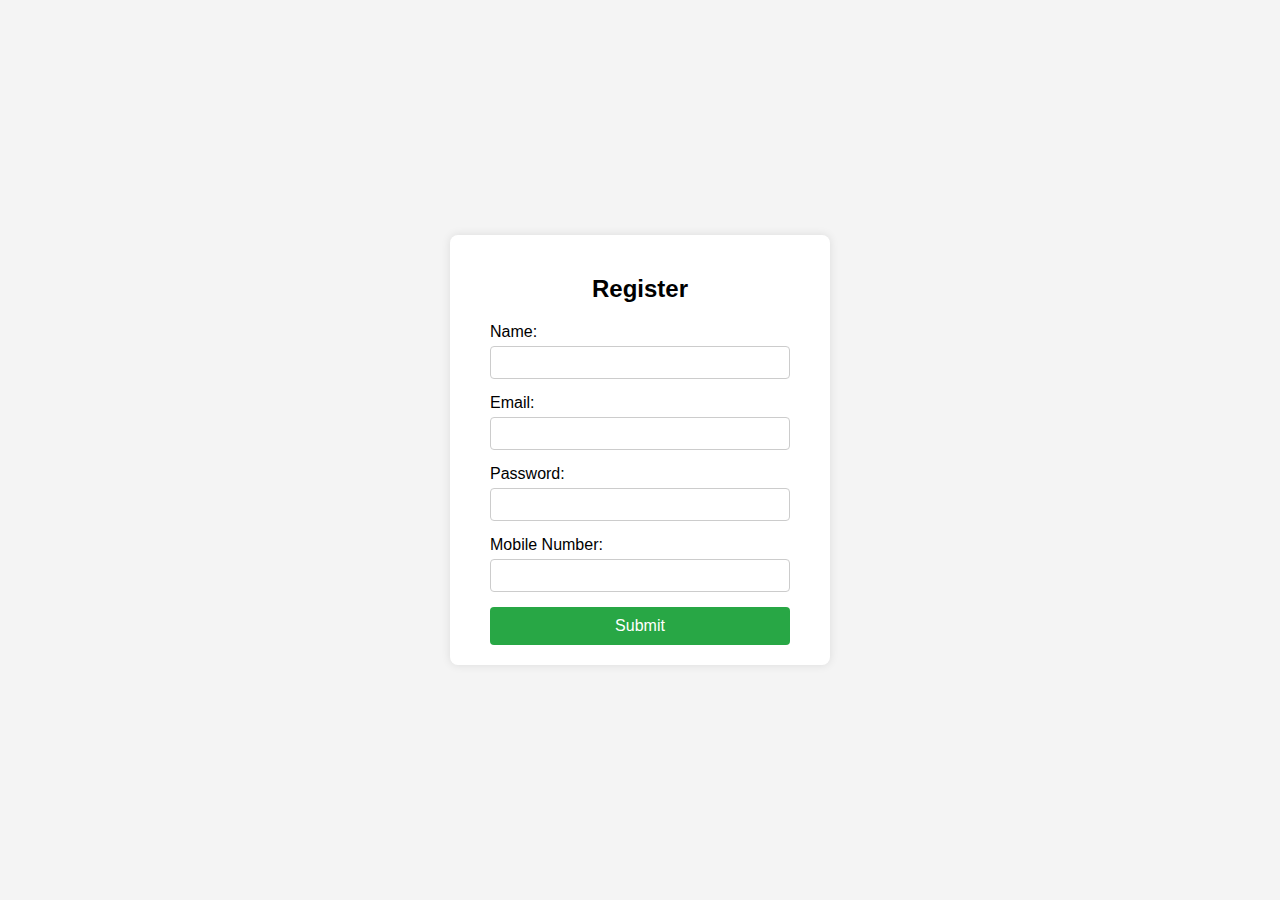
<file: form/form.html>
<!DOCTYPE html>
<html lang="en">
<head>
    <meta charset="UTF-8">
    <meta name="viewport" content="width=device-width, initial-scale=1.0">
    <title>Registration Form</title>
    <style>
        body {
            font-family: Arial, sans-serif;
            background-color: #f4f4f4;
            display: flex;
            justify-content: center;
            align-items: center;
            height: 100vh;
            margin: 0;
        }
        .container {
            background-color: #fff;
            padding: 20px 40px;
            border-radius: 8px;
            box-shadow: 0 0 10px rgba(0, 0, 0, 0.1);
            width: 300px;
        }
        h2 {
            text-align: center;
            margin-bottom: 20px;
        }
        .form-group {
            margin-bottom: 15px;
        }
        label {
            display: block;
            margin-bottom: 5px;
        }
        input {
            width: 100%;
            padding: 8px;
            box-sizing: border-box;
            border: 1px solid #ccc;
            border-radius: 4px;
        }
        button {
            width: 100%;
            padding: 10px;
            background-color: #28a745;
            color: #fff;
            border: none;
            border-radius: 4px;
            cursor: pointer;
            font-size: 16px;
        }
        button:hover {
            background-color: #218838;
        }
    </style>
    <script src="script.js" defer></script>
</head>
<body>

<div class="container">
    <h2>Register</h2>
    <form onsubmit="return validateForm()">
        <div class="form-group">
            <label for="name">Name:</label>
            <input type="text" id="name" name="name">
        </div>
        <div class="form-group">
            <label for="email">Email:</label>
            <input type="text" id="email" name="email">
        </div>
        <div class="form-group">
            <label for="password">Password:</label>
            <input type="password" id="password" name="password">
        </div>
        <div class="form-group">
            <label for="mobile">Mobile Number:</label>
            <input type="text" id="mobile" name="mobile">
        </div>
        <button type="submit">Submit</button>
    </form>
</div>

</body>
</html>
</file>
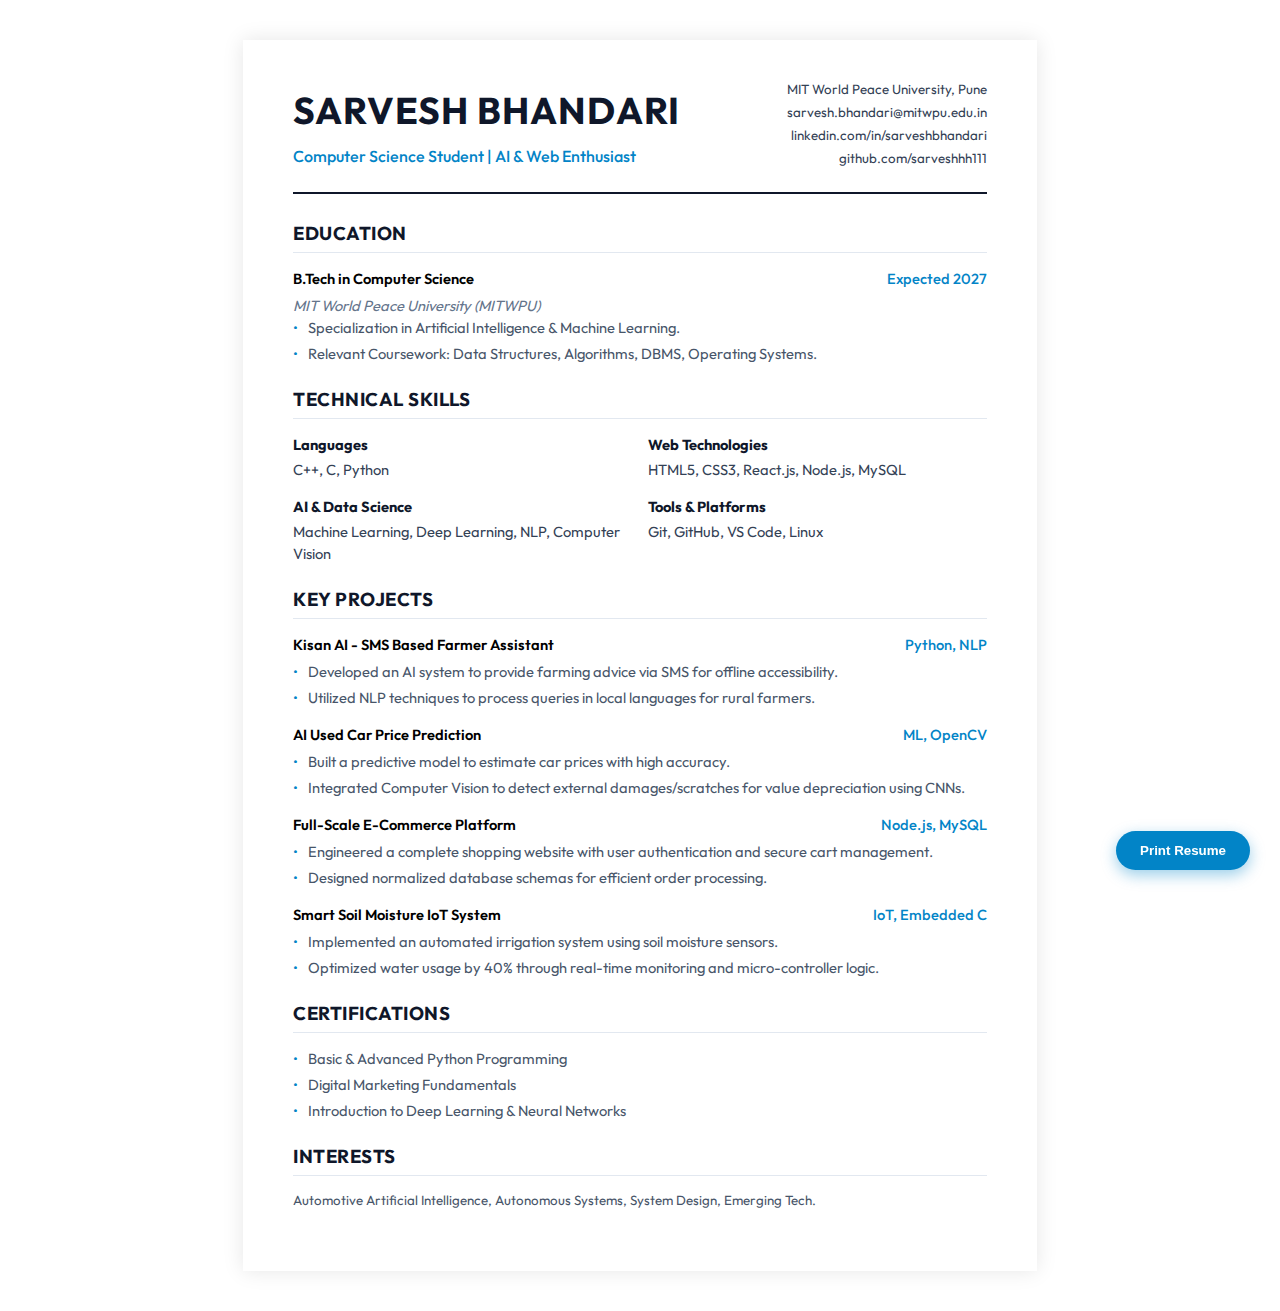
<file: portfolio/resume.html>
<!DOCTYPE html>
<html lang="en">

<head>
    <meta charset="UTF-8">
    <meta name="viewport" content="width=device-width, initial-scale=1.0">
    <title>Resume - Sarvesh Bhandari</title>
    <link href="https://fonts.googleapis.com/css2?family=Outfit:wght@300;400;500;600;700&display=swap" rel="stylesheet">
    <style>
        :root {
            --primary: #0f172a;
            --accent: #0284c7;
            --text: #334155;
            --light-bg: #f8fafc;
        }

        * {
            box-sizing: border-box;
            margin: 0;
            padding: 0;
        }

        body {
            font-family: 'Outfit', sans-serif;
            line-height: 1.5;
            color: var(--text);
            background: #fff;
            font-size: 11pt;
        }

        .resume-container {
            max-width: 210mm;
            margin: 40px auto;
            background: white;
            padding: 40px 50px;
            box-shadow: 0 0 20px rgba(0, 0, 0, 0.1);
        }

        /* Header */
        header {
            border-bottom: 2px solid var(--primary);
            padding-bottom: 20px;
            margin-bottom: 25px;
            display: flex;
            justify-content: space-between;
            align-items: center;
        }

        .header-left h1 {
            font-size: 28pt;
            text-transform: uppercase;
            color: var(--primary);
            letter-spacing: 1px;
            margin-bottom: 5px;
        }

        .header-left .subtitle {
            font-size: 12pt;
            color: var(--accent);
            font-weight: 500;
        }

        .contact-info {
            text-align: right;
            font-size: 10pt;
        }

        .contact-info div {
            margin-bottom: 3px;
        }

        .contact-info a {
            color: var(--text);
            text-decoration: none;
        }

        /* Sections */
        section {
            margin-bottom: 20px;
        }

        h2 {
            font-size: 14pt;
            text-transform: uppercase;
            color: var(--primary);
            border-bottom: 1px solid #e2e8f0;
            padding-bottom: 5px;
            margin-bottom: 15px;
            letter-spacing: 0.5px;
        }

        h3 {
            font-size: 11pt;
            font-weight: 700;
            color: #1e293b;
            margin-bottom: 2px;
        }

        .job-header {
            display: flex;
            justify-content: space-between;
            margin-bottom: 5px;
        }

        .job-title {
            font-weight: 600;
            color: #000;
        }

        .role-italic {
            font-style: italic;
            color: #64748b;
        }

        .date {
            font-weight: 500;
            color: var(--accent);
        }

        ul {
            list-style-type: none;
            padding-left: 0;
        }

        li {
            position: relative;
            padding-left: 15px;
            margin-bottom: 4px;
            color: #475569;
        }

        li::before {
            content: "•";
            position: absolute;
            left: 0;
            color: var(--accent);
        }

        /* Skills Grid */
        .skills-grid {
            display: grid;
            grid-template-columns: 1fr 1fr;
            gap: 15px;
        }

        .skill-group strong {
            display: block;
            color: var(--primary);
            margin-bottom: 3px;
        }

        /* Print Controls */
        .print-btn {
            position: fixed;
            bottom: 30px;
            right: 30px;
            background: var(--accent);
            color: white;
            border: none;
            padding: 12px 24px;
            border-radius: 50px;
            cursor: pointer;
            font-weight: 600;
            box-shadow: 0 5px 15px rgba(2, 132, 199, 0.4);
            transition: transform 0.2s;
        }

        .print-btn:hover {
            transform: translateY(-2px);
        }

        @media print {
            body {
                background: white;
            }

            .resume-container {
                box-shadow: none;
                margin: 0;
                padding: 0;
                width: 100%;
                max-width: none;
            }

            .print-btn {
                display: none;
            }

            @page {
                margin: 0.5cm;
            }
        }
    </style>
</head>

<body>
    <button class="print-btn" onclick="window.print()">Print Resume</button>

    <div class="resume-container">
        <header>
            <div class="header-left">
                <h1>Sarvesh Bhandari</h1>
                <div class="subtitle">Computer Science Student | AI & Web Enthusiast</div>
            </div>
            <div class="contact-info">
                <div>MIT World Peace University, Pune</div>
                <div><a href="mailto:sarvesh.bhandari@mitwpu.edu.in">sarvesh.bhandari@mitwpu.edu.in</a></div>
                <div><a href="https://linkedin.com">linkedin.com/in/sarveshbhandari</a></div>
                <div><a href="https://github.com/sarveshhh111">github.com/sarveshhh111</a></div>
            </div>
        </header>

        <section>
            <h2>Education</h2>
            <div class="job-header">
                <span class="job-title">B.Tech in Computer Science</span>
                <span class="date">Expected 2027</span>
            </div>
            <div class="role-italic">MIT World Peace University (MITWPU)</div>
            <ul>
                <li>Specialization in Artificial Intelligence & Machine Learning.</li>
                <li>Relevant Coursework: Data Structures, Algorithms, DBMS, Operating Systems.</li>
            </ul>
        </section>

        <section>
            <h2>Technical Skills</h2>
            <div class="skills-grid">
                <div class="skill-group">
                    <strong>Languages</strong>
                    C++, C, Python
                </div>
                <div class="skill-group">
                    <strong>Web Technologies</strong>
                    HTML5, CSS3, React.js, Node.js, MySQL
                </div>
                <div class="skill-group">
                    <strong>AI & Data Science</strong>
                    Machine Learning, Deep Learning, NLP, Computer Vision
                </div>
                <div class="skill-group">
                    <strong>Tools & Platforms</strong>
                    Git, GitHub, VS Code, Linux
                </div>
            </div>
        </section>

        <section>
            <h2>Key Projects</h2>

            <div style="margin-bottom: 15px;">
                <div class="job-header">
                    <span class="job-title">Kisan AI - SMS Based Farmer Assistant</span>
                    <span class="date">Python, NLP</span>
                </div>
                <ul>
                    <li>Developed an AI system to provide farming advice via SMS for offline accessibility.</li>
                    <li>Utilized NLP techniques to process queries in local languages for rural farmers.</li>
                </ul>
            </div>

            <div style="margin-bottom: 15px;">
                <div class="job-header">
                    <span class="job-title">AI Used Car Price Prediction</span>
                    <span class="date">ML, OpenCV</span>
                </div>
                <ul>
                    <li>Built a predictive model to estimate car prices with high accuracy.</li>
                    <li>Integrated Computer Vision to detect external damages/scratches for value depreciation using
                        CNNs.</li>
                </ul>
            </div>

            <div style="margin-bottom: 15px;">
                <div class="job-header">
                    <span class="job-title">Full-Scale E-Commerce Platform</span>
                    <span class="date">Node.js, MySQL</span>
                </div>
                <ul>
                    <li>Engineered a complete shopping website with user authentication and secure cart management.</li>
                    <li>Designed normalized database schemas for efficient order processing.</li>
                </ul>
            </div>

            <div style="margin-bottom: 15px;">
                <div class="job-header">
                    <span class="job-title">Smart Soil Moisture IoT System</span>
                    <span class="date">IoT, Embedded C</span>
                </div>
                <ul>
                    <li>Implemented an automated irrigation system using soil moisture sensors.</li>
                    <li>Optimized water usage by 40% through real-time monitoring and micro-controller logic.</li>
                </ul>
            </div>
        </section>

        <section>
            <h2>Certifications</h2>
            <ul>
                <li>Basic & Advanced Python Programming</li>
                <li>Digital Marketing Fundamentals</li>
                <li>Introduction to Deep Learning & Neural Networks</li>
            </ul>
        </section>

        <section>
            <h2>Interests</h2>
            <p style="font-size: 10pt; color: #475569;">Automotive Artificial Intelligence, Autonomous Systems, System
                Design, Emerging Tech.</p>
        </section>
    </div>
</body>

</html>
</file>
